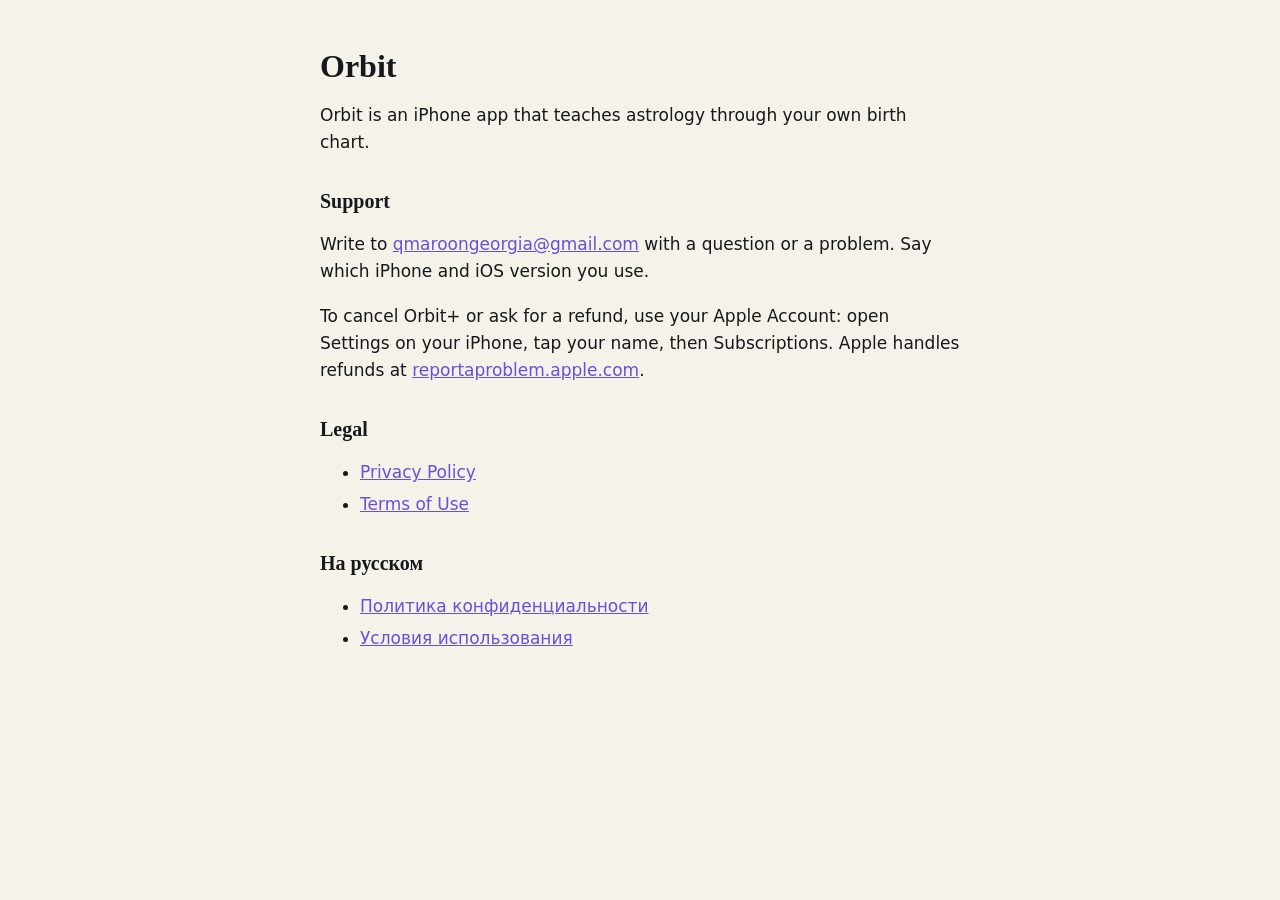
<file: index.html>
<!doctype html>
<html lang="en">
<head>
<meta charset="utf-8">
<meta name="viewport" content="width=device-width, initial-scale=1">
<title>Orbit: support and legal</title>
<link rel="stylesheet" href="style.css">
</head>
<body>
<main>
<h1>Orbit</h1>
<p>Orbit is an iPhone app that teaches astrology through your own birth chart.</p>
<h2>Support</h2>
<p>Write to <a href="mailto:qmaroongeorgia@gmail.com">qmaroongeorgia@gmail.com</a> with a question or a problem. Say which iPhone and iOS version you use.</p>
<p>To cancel Orbit+ or ask for a refund, use your Apple Account: open Settings on your iPhone, tap your name, then Subscriptions. Apple handles refunds at <a href="https://reportaproblem.apple.com">reportaproblem.apple.com</a>.</p>
<h2>Legal</h2>
<ul>
<li><a href="privacy.html">Privacy Policy</a></li>
<li><a href="terms.html">Terms of Use</a></li>
</ul>
<h2>На русском</h2>
<ul>
<li><a href="ru/privacy.html">Политика конфиденциальности</a></li>
<li><a href="ru/terms.html">Условия использования</a></li>
</ul>
</main>
</body>
</html>
</file>
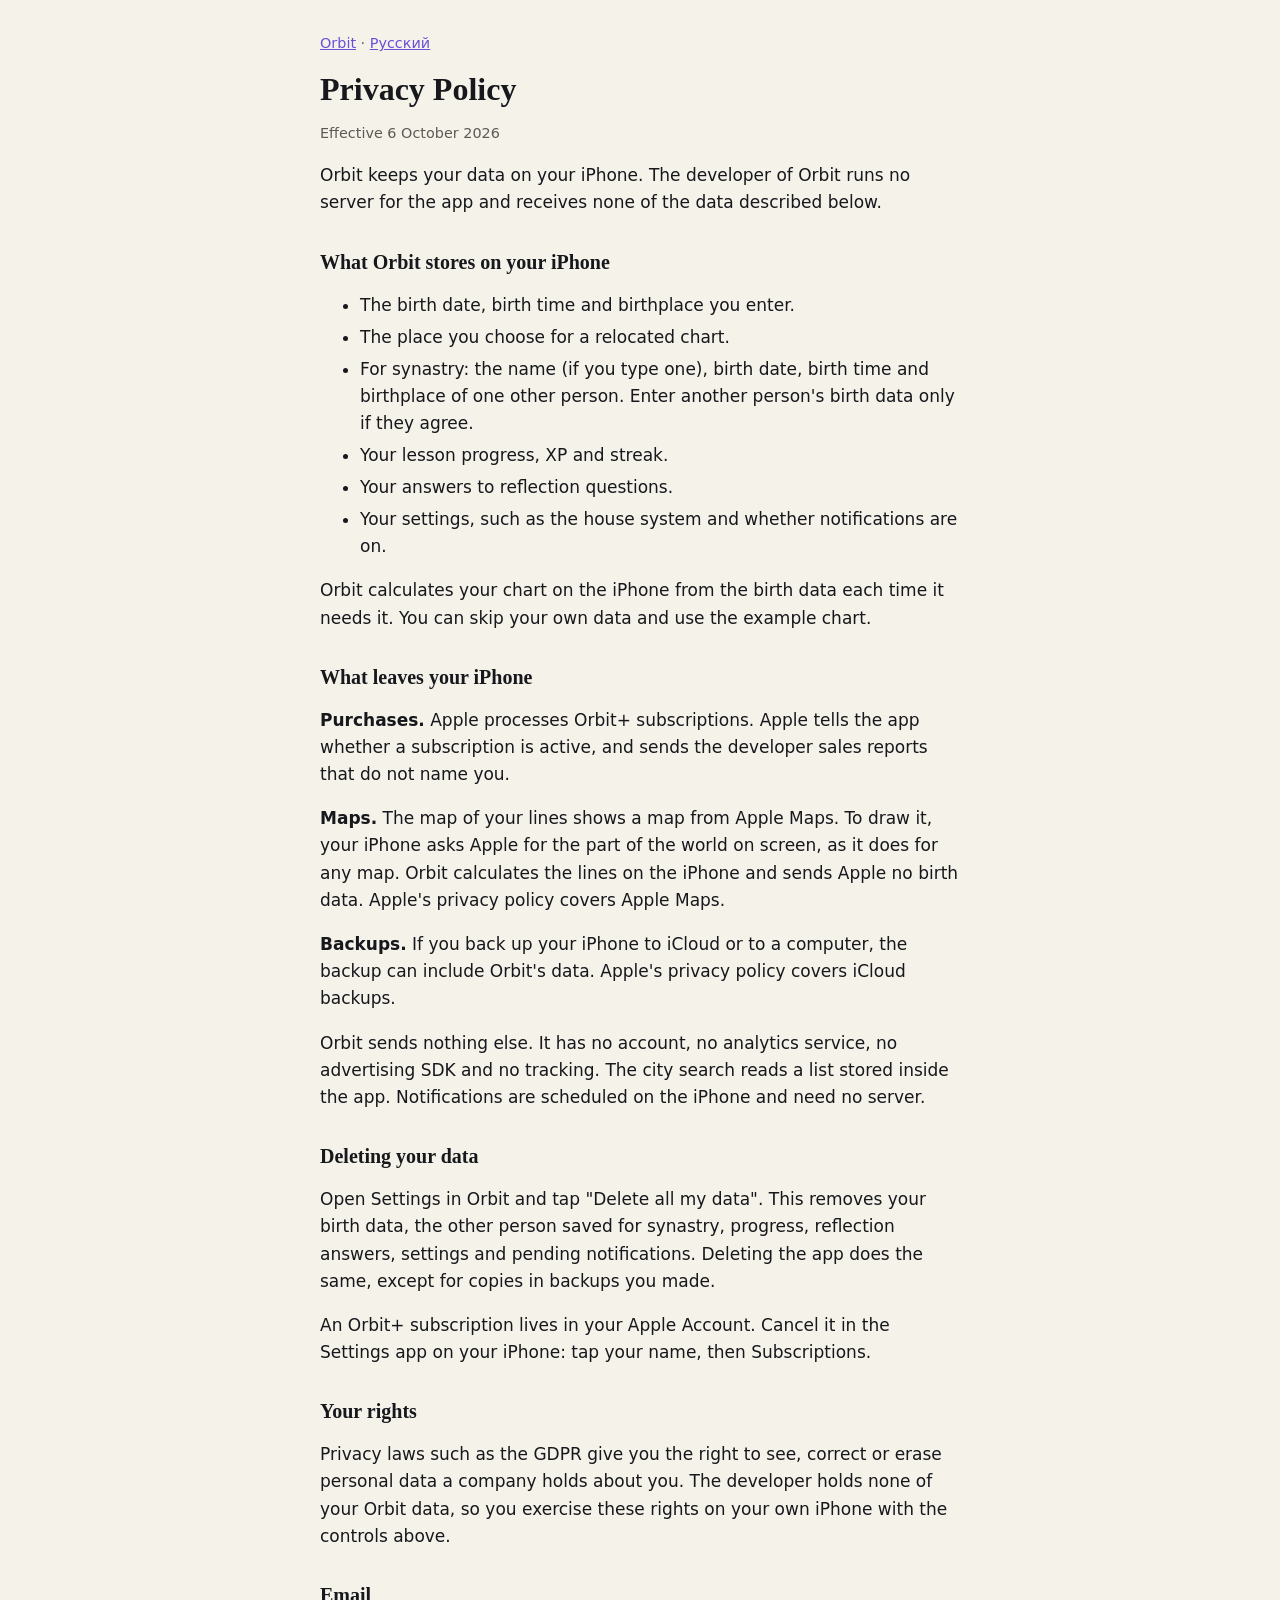
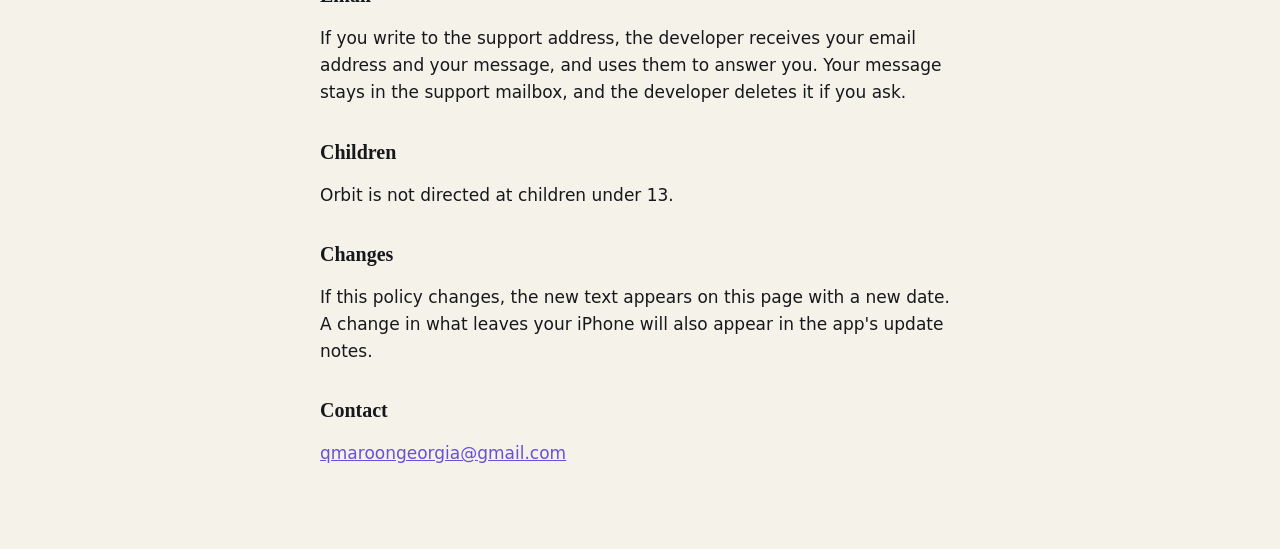
<file: privacy.html>
<!doctype html>
<html lang="en">
<head>
<meta charset="utf-8">
<meta name="viewport" content="width=device-width, initial-scale=1">
<title>Orbit Privacy Policy</title>
<link rel="stylesheet" href="style.css">
</head>
<body>
<main>
<nav><a href="index.html">Orbit</a> · <a href="ru/privacy.html">Русский</a></nav>
<h1>Privacy Policy</h1>
<p class="date">Effective 6 October 2026</p>
<p>Orbit keeps your data on your iPhone. The developer of Orbit runs no server for the app and receives none of the data described below.</p>

<h2>What Orbit stores on your iPhone</h2>
<ul>
<li>The birth date, birth time and birthplace you enter.</li>
<li>The place you choose for a relocated chart.</li>
<li>For synastry: the name (if you type one), birth date, birth time and birthplace of one other person. Enter another person's birth data only if they agree.</li>
<li>Your lesson progress, XP and streak.</li>
<li>Your answers to reflection questions.</li>
<li>Your settings, such as the house system and whether notifications are on.</li>
</ul>
<p>Orbit calculates your chart on the iPhone from the birth data each time it needs it. You can skip your own data and use the example chart.</p>

<h2>What leaves your iPhone</h2>
<p><strong>Purchases.</strong> Apple processes Orbit+ subscriptions. Apple tells the app whether a subscription is active, and sends the developer sales reports that do not name you.</p>
<p><strong>Maps.</strong> The map of your lines shows a map from Apple Maps. To draw it, your iPhone asks Apple for the part of the world on screen, as it does for any map. Orbit calculates the lines on the iPhone and sends Apple no birth data. Apple's privacy policy covers Apple Maps.</p>
<p><strong>Backups.</strong> If you back up your iPhone to iCloud or to a computer, the backup can include Orbit's data. Apple's privacy policy covers iCloud backups.</p>
<p>Orbit sends nothing else. It has no account, no analytics service, no advertising SDK and no tracking. The city search reads a list stored inside the app. Notifications are scheduled on the iPhone and need no server.</p>

<h2>Deleting your data</h2>
<p>Open Settings in Orbit and tap "Delete all my data". This removes your birth data, the other person saved for synastry, progress, reflection answers, settings and pending notifications. Deleting the app does the same, except for copies in backups you made.</p>
<p>An Orbit+ subscription lives in your Apple Account. Cancel it in the Settings app on your iPhone: tap your name, then Subscriptions.</p>

<h2>Your rights</h2>
<p>Privacy laws such as the GDPR give you the right to see, correct or erase personal data a company holds about you. The developer holds none of your Orbit data, so you exercise these rights on your own iPhone with the controls above.</p>

<h2>Email</h2>
<p>If you write to the support address, the developer receives your email address and your message, and uses them to answer you. Your message stays in the support mailbox, and the developer deletes it if you ask.</p>

<h2>Children</h2>
<p>Orbit is not directed at children under 13.</p>

<h2>Changes</h2>
<p>If this policy changes, the new text appears on this page with a new date. A change in what leaves your iPhone will also appear in the app's update notes.</p>

<h2>Contact</h2>
<p><a href="mailto:qmaroongeorgia@gmail.com">qmaroongeorgia@gmail.com</a></p>
</main>
</body>
</html>
</file>
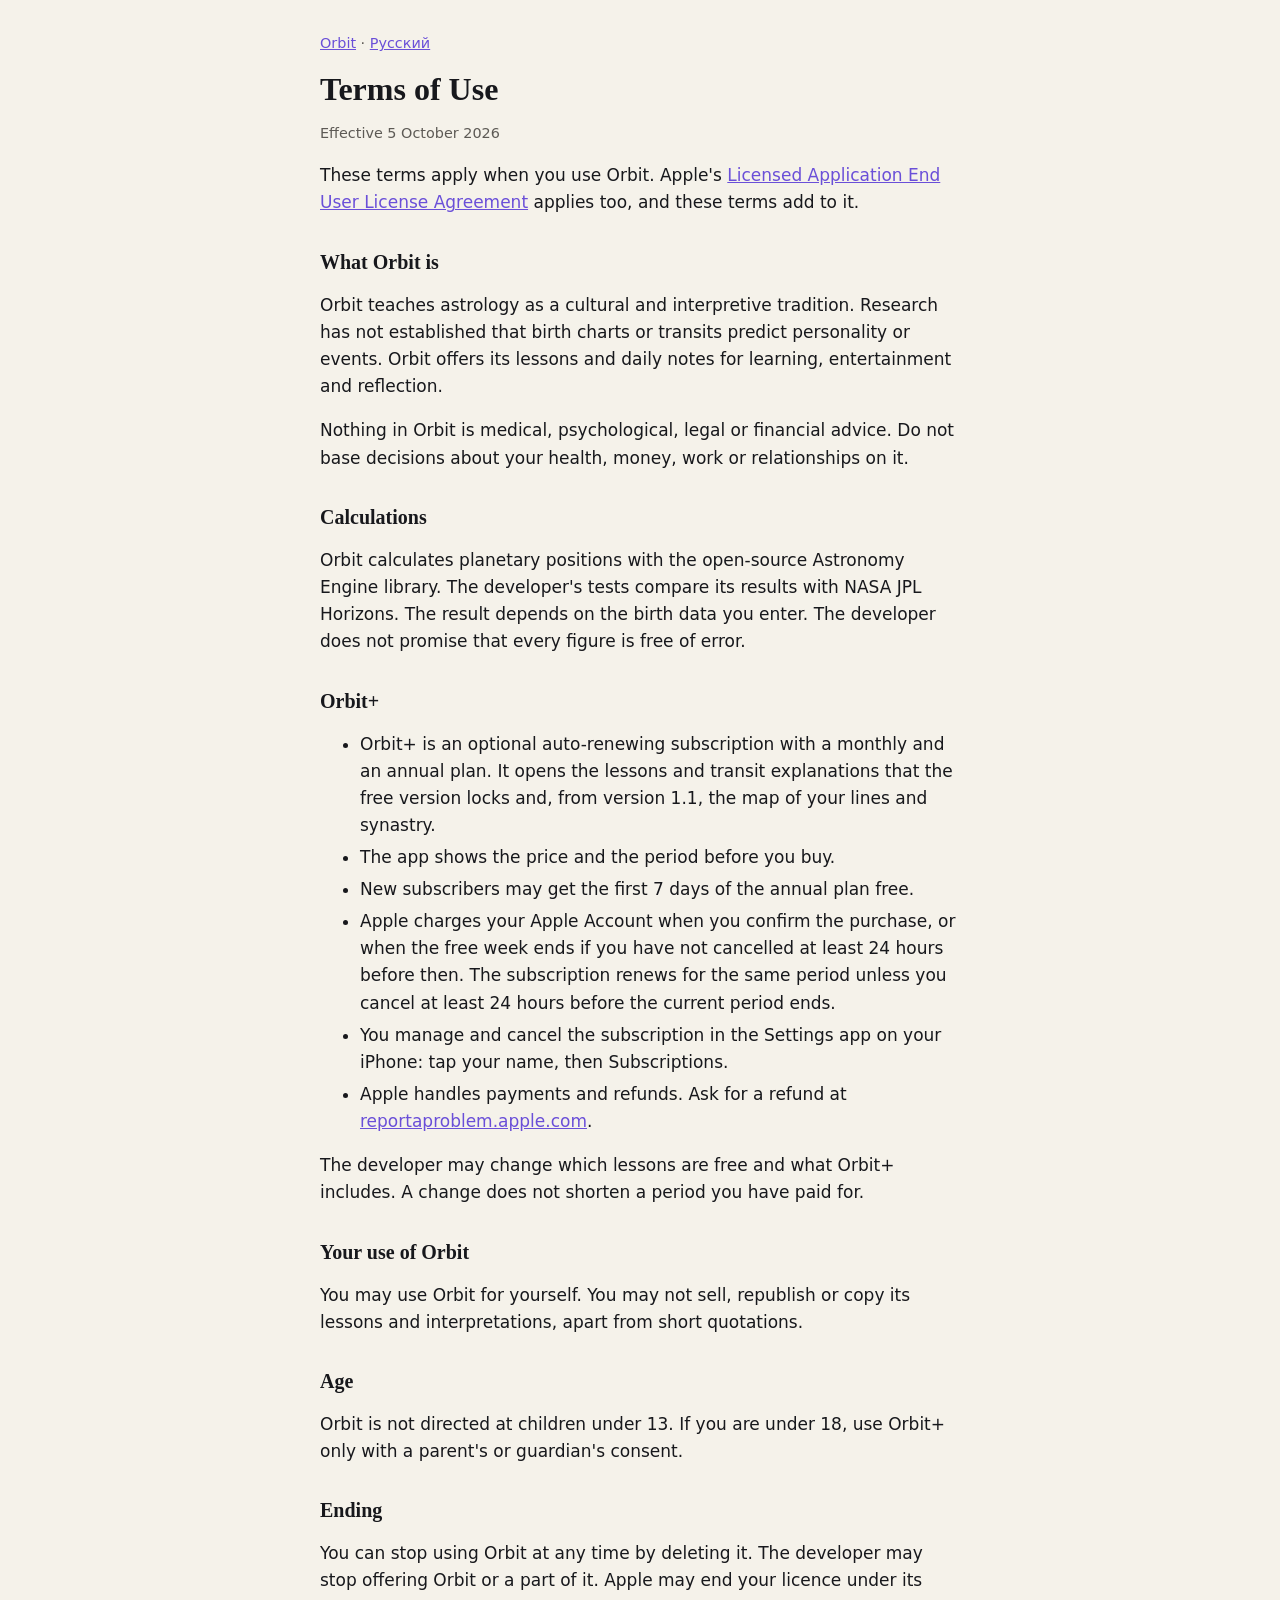
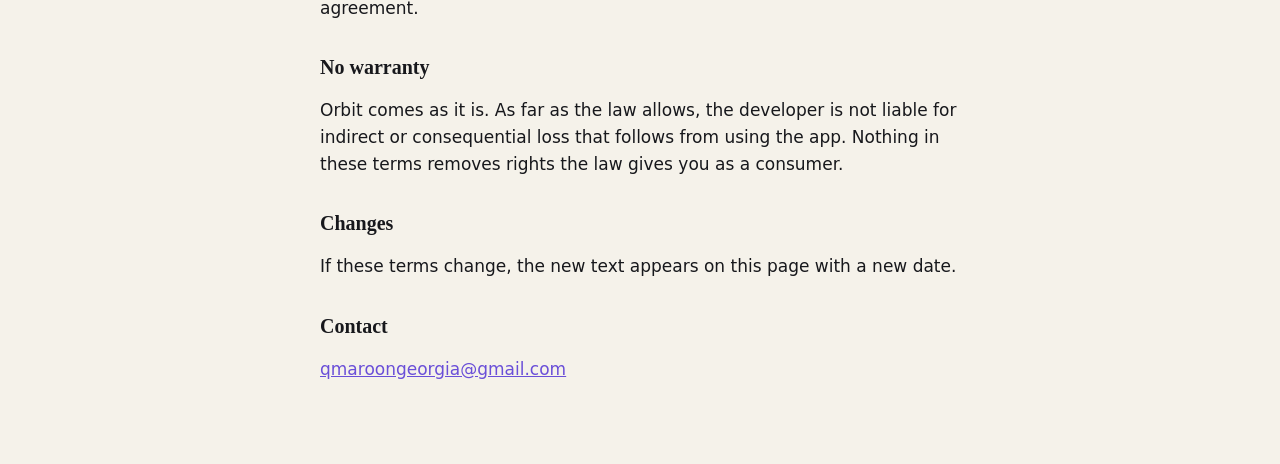
<file: terms.html>
<!doctype html>
<html lang="en">
<head>
<meta charset="utf-8">
<meta name="viewport" content="width=device-width, initial-scale=1">
<title>Orbit Terms of Use</title>
<link rel="stylesheet" href="style.css">
</head>
<body>
<main>
<nav><a href="index.html">Orbit</a> · <a href="ru/terms.html">Русский</a></nav>
<h1>Terms of Use</h1>
<p class="date">Effective 5 October 2026</p>
<p>These terms apply when you use Orbit. Apple's <a href="https://www.apple.com/legal/internet-services/itunes/dev/stdeula/">Licensed Application End User License Agreement</a> applies too, and these terms add to it.</p>

<h2>What Orbit is</h2>
<p>Orbit teaches astrology as a cultural and interpretive tradition. Research has not established that birth charts or transits predict personality or events. Orbit offers its lessons and daily notes for learning, entertainment and reflection.</p>
<p>Nothing in Orbit is medical, psychological, legal or financial advice. Do not base decisions about your health, money, work or relationships on it.</p>

<h2>Calculations</h2>
<p>Orbit calculates planetary positions with the open-source Astronomy Engine library. The developer's tests compare its results with NASA JPL Horizons. The result depends on the birth data you enter. The developer does not promise that every figure is free of error.</p>

<h2>Orbit+</h2>
<ul>
<li>Orbit+ is an optional auto-renewing subscription with a monthly and an annual plan. It opens the lessons and transit explanations that the free version locks and, from version 1.1, the map of your lines and synastry.</li>
<li>The app shows the price and the period before you buy.</li>
<li>New subscribers may get the first 7 days of the annual plan free.</li>
<li>Apple charges your Apple Account when you confirm the purchase, or when the free week ends if you have not cancelled at least 24 hours before then. The subscription renews for the same period unless you cancel at least 24 hours before the current period ends.</li>
<li>You manage and cancel the subscription in the Settings app on your iPhone: tap your name, then Subscriptions.</li>
<li>Apple handles payments and refunds. Ask for a refund at <a href="https://reportaproblem.apple.com">reportaproblem.apple.com</a>.</li>
</ul>
<p>The developer may change which lessons are free and what Orbit+ includes. A change does not shorten a period you have paid for.</p>

<h2>Your use of Orbit</h2>
<p>You may use Orbit for yourself. You may not sell, republish or copy its lessons and interpretations, apart from short quotations.</p>

<h2>Age</h2>
<p>Orbit is not directed at children under 13. If you are under 18, use Orbit+ only with a parent's or guardian's consent.</p>

<h2>Ending</h2>
<p>You can stop using Orbit at any time by deleting it. The developer may stop offering Orbit or a part of it. Apple may end your licence under its agreement.</p>

<h2>No warranty</h2>
<p>Orbit comes as it is. As far as the law allows, the developer is not liable for indirect or consequential loss that follows from using the app. Nothing in these terms removes rights the law gives you as a consumer.</p>

<h2>Changes</h2>
<p>If these terms change, the new text appears on this page with a new date.</p>

<h2>Contact</h2>
<p><a href="mailto:qmaroongeorgia@gmail.com">qmaroongeorgia@gmail.com</a></p>
</main>
</body>
</html>
</file>
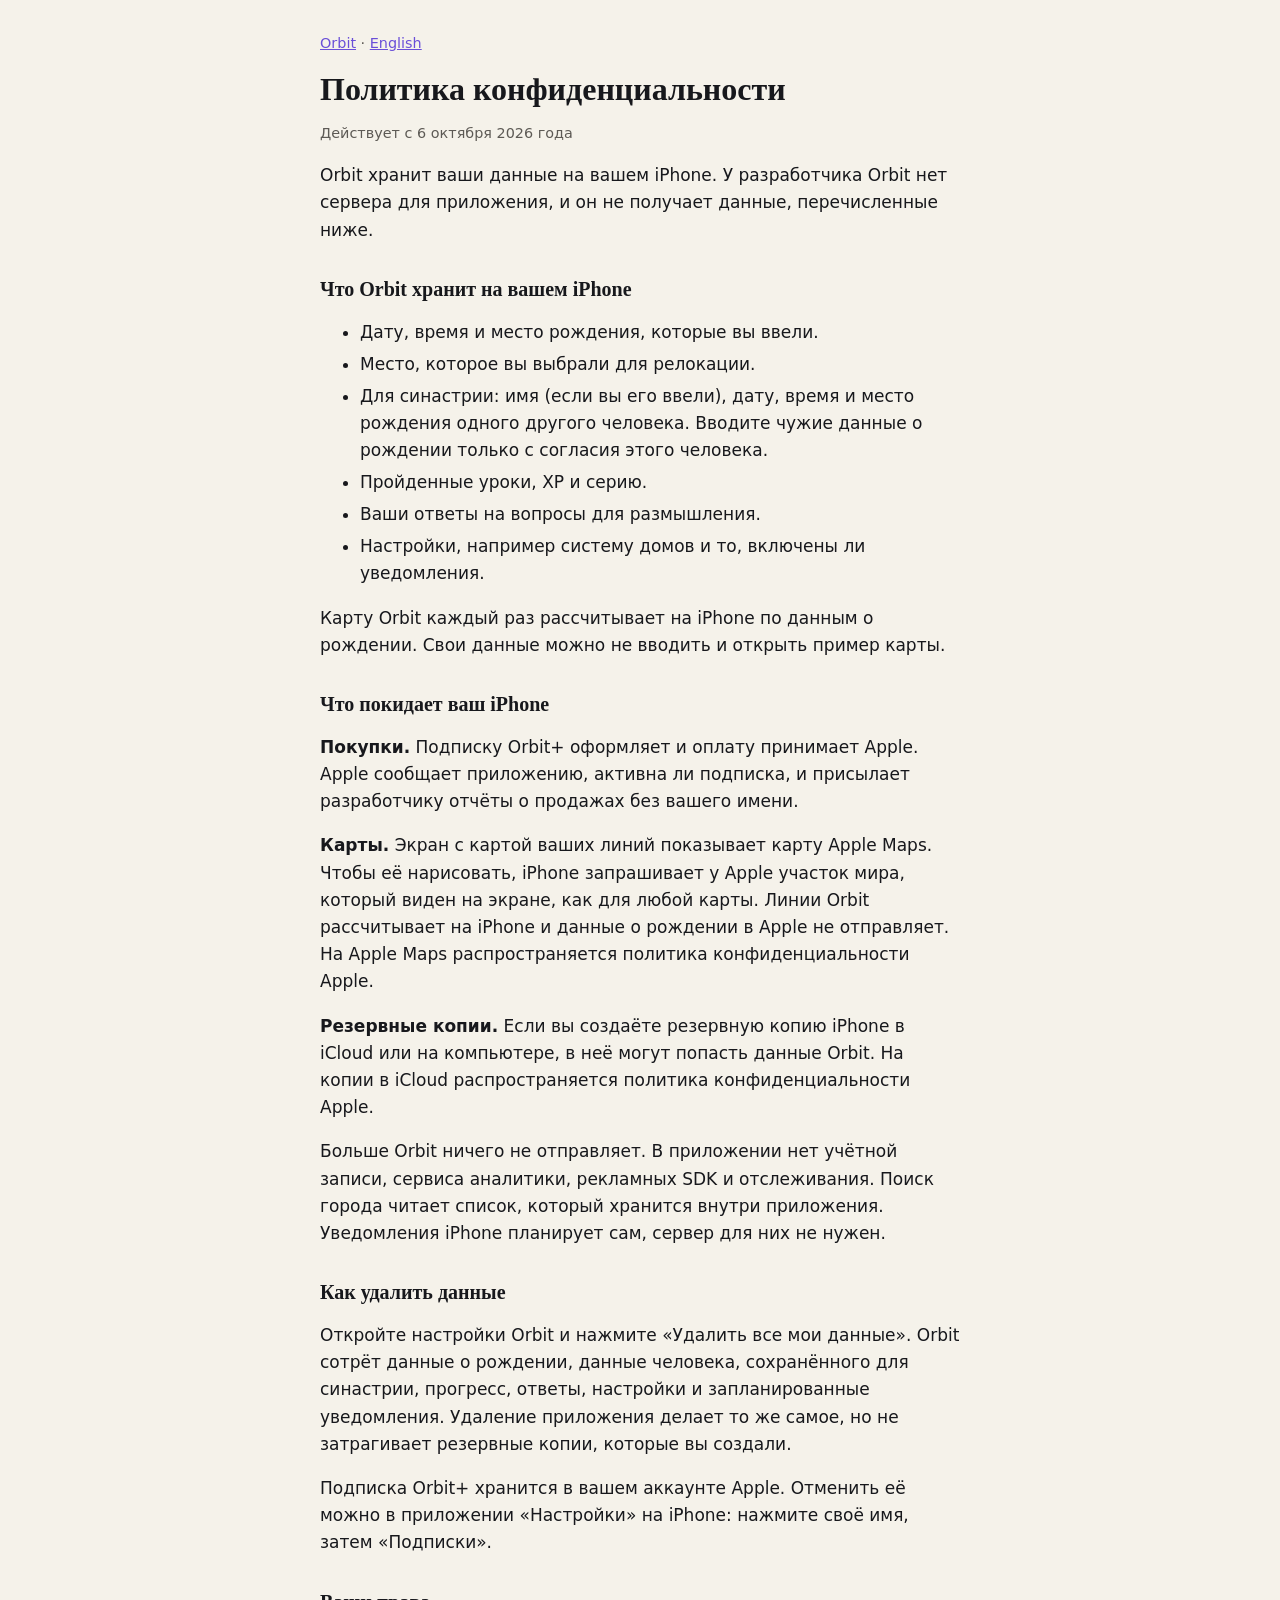
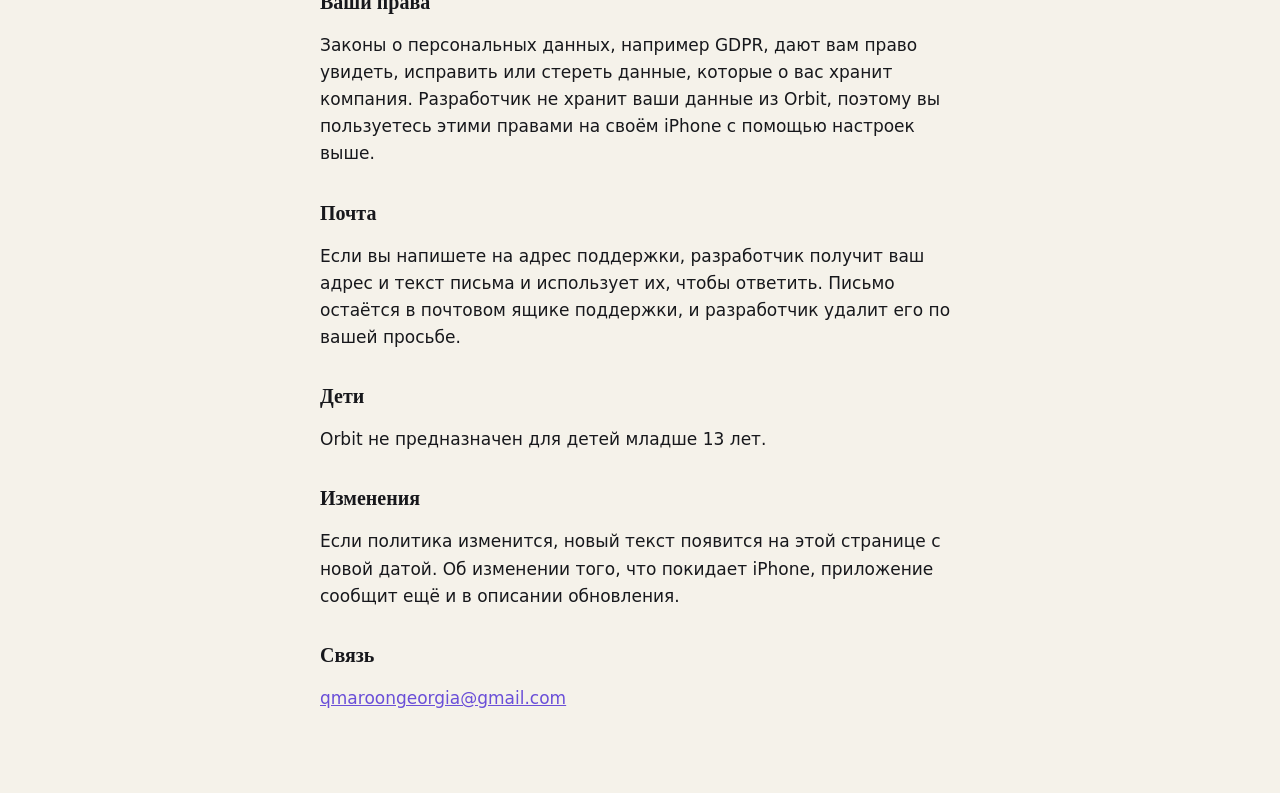
<file: ru/privacy.html>
<!doctype html>
<html lang="ru">
<head>
<meta charset="utf-8">
<meta name="viewport" content="width=device-width, initial-scale=1">
<title>Orbit: политика конфиденциальности</title>
<link rel="stylesheet" href="../style.css">
</head>
<body>
<main>
<nav><a href="../index.html">Orbit</a> · <a href="../privacy.html">English</a></nav>
<h1>Политика конфиденциальности</h1>
<p class="date">Действует с 6 октября 2026 года</p>
<p>Orbit хранит ваши данные на вашем iPhone. У разработчика Orbit нет сервера для приложения, и он не получает данные, перечисленные ниже.</p>

<h2>Что Orbit хранит на вашем iPhone</h2>
<ul>
<li>Дату, время и место рождения, которые вы ввели.</li>
<li>Место, которое вы выбрали для релокации.</li>
<li>Для синастрии: имя (если вы его ввели), дату, время и место рождения одного другого человека. Вводите чужие данные о рождении только с согласия этого человека.</li>
<li>Пройденные уроки, XP и серию.</li>
<li>Ваши ответы на вопросы для размышления.</li>
<li>Настройки, например систему домов и то, включены ли уведомления.</li>
</ul>
<p>Карту Orbit каждый раз рассчитывает на iPhone по данным о рождении. Свои данные можно не вводить и открыть пример карты.</p>

<h2>Что покидает ваш iPhone</h2>
<p><strong>Покупки.</strong> Подписку Orbit+ оформляет и оплату принимает Apple. Apple сообщает приложению, активна ли подписка, и присылает разработчику отчёты о продажах без вашего имени.</p>
<p><strong>Карты.</strong> Экран с картой ваших линий показывает карту Apple Maps. Чтобы её нарисовать, iPhone запрашивает у Apple участок мира, который виден на экране, как для любой карты. Линии Orbit рассчитывает на iPhone и данные о рождении в Apple не отправляет. На Apple Maps распространяется политика конфиденциальности Apple.</p>
<p><strong>Резервные копии.</strong> Если вы создаёте резервную копию iPhone в iCloud или на компьютере, в неё могут попасть данные Orbit. На копии в iCloud распространяется политика конфиденциальности Apple.</p>
<p>Больше Orbit ничего не отправляет. В приложении нет учётной записи, сервиса аналитики, рекламных SDK и отслеживания. Поиск города читает список, который хранится внутри приложения. Уведомления iPhone планирует сам, сервер для них не нужен.</p>

<h2>Как удалить данные</h2>
<p>Откройте настройки Orbit и нажмите «Удалить все мои данные». Orbit сотрёт данные о рождении, данные человека, сохранённого для синастрии, прогресс, ответы, настройки и запланированные уведомления. Удаление приложения делает то же самое, но не затрагивает резервные копии, которые вы создали.</p>
<p>Подписка Orbit+ хранится в вашем аккаунте Apple. Отменить её можно в приложении «Настройки» на iPhone: нажмите своё имя, затем «Подписки».</p>

<h2>Ваши права</h2>
<p>Законы о персональных данных, например GDPR, дают вам право увидеть, исправить или стереть данные, которые о вас хранит компания. Разработчик не хранит ваши данные из Orbit, поэтому вы пользуетесь этими правами на своём iPhone с помощью настроек выше.</p>

<h2>Почта</h2>
<p>Если вы напишете на адрес поддержки, разработчик получит ваш адрес и текст письма и использует их, чтобы ответить. Письмо остаётся в почтовом ящике поддержки, и разработчик удалит его по вашей просьбе.</p>

<h2>Дети</h2>
<p>Orbit не предназначен для детей младше 13 лет.</p>

<h2>Изменения</h2>
<p>Если политика изменится, новый текст появится на этой странице с новой датой. Об изменении того, что покидает iPhone, приложение сообщит ещё и в описании обновления.</p>

<h2>Связь</h2>
<p><a href="mailto:qmaroongeorgia@gmail.com">qmaroongeorgia@gmail.com</a></p>
</main>
</body>
</html>
</file>
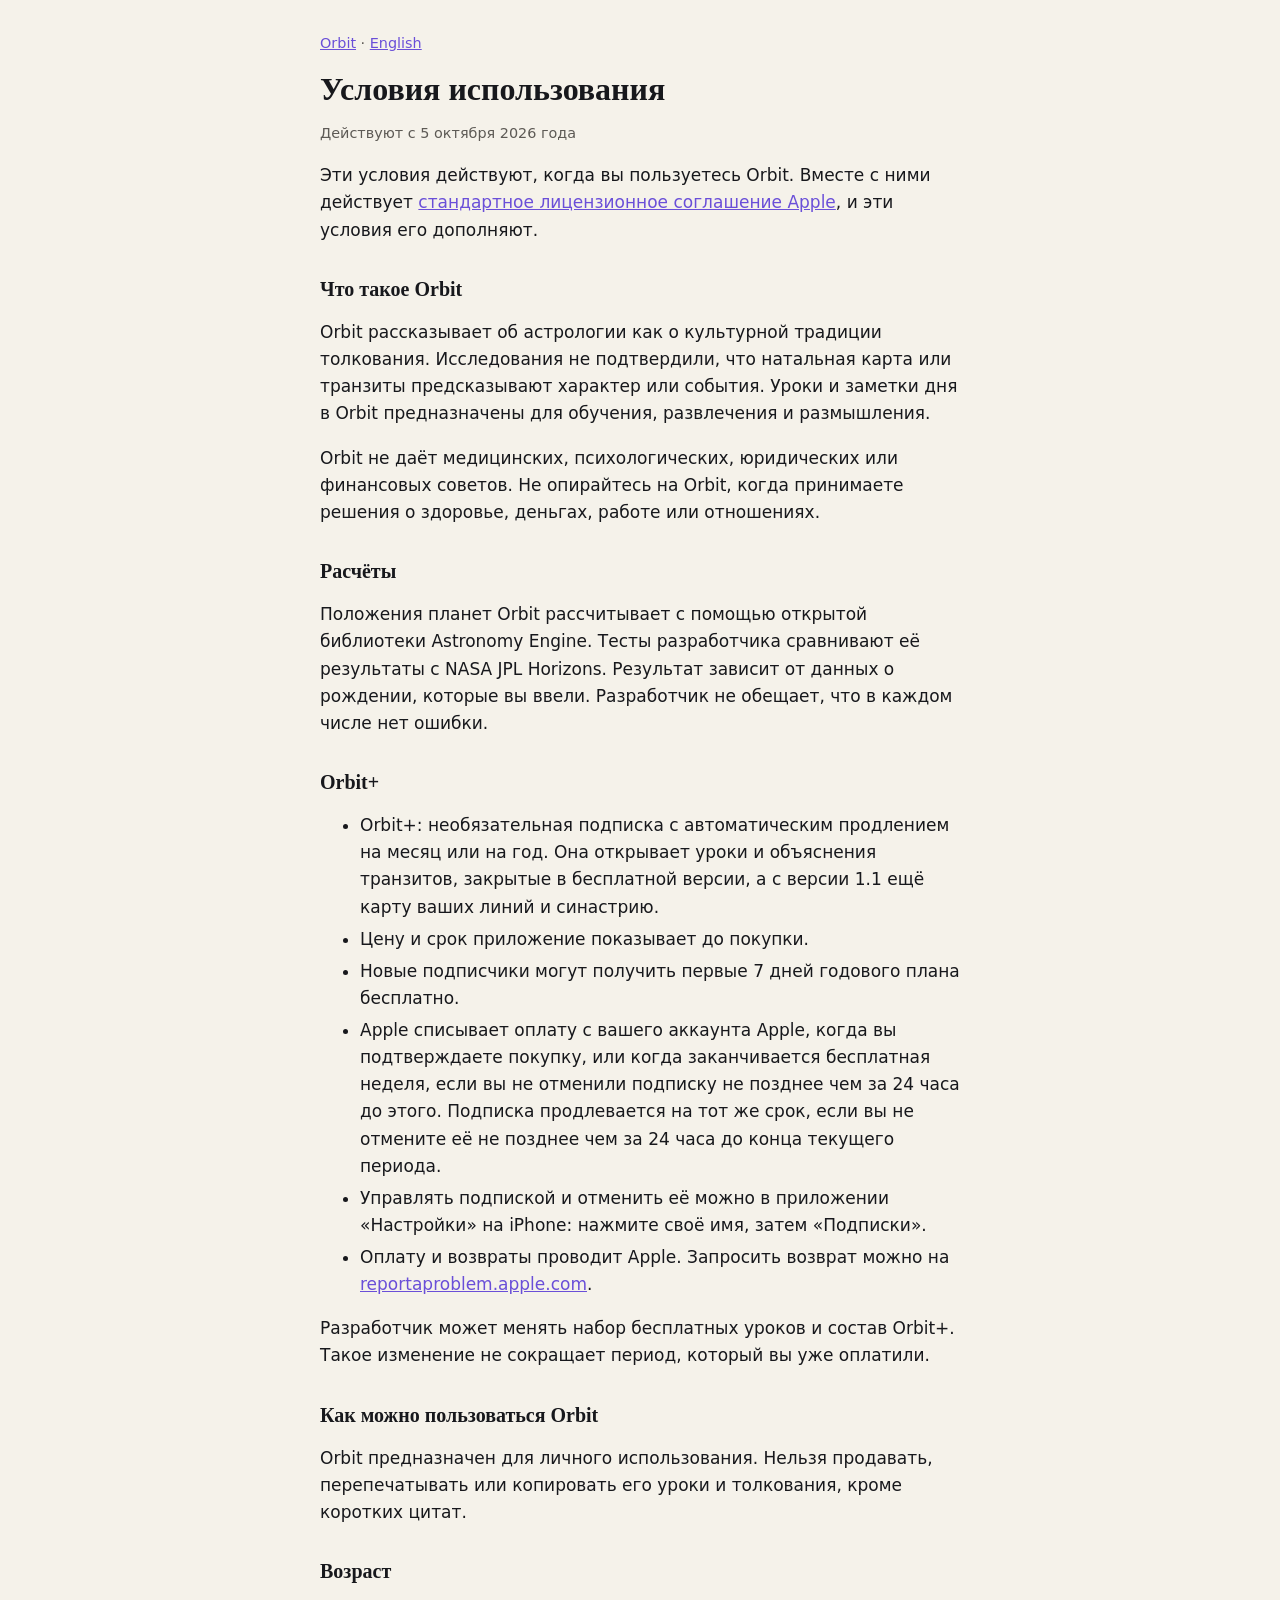
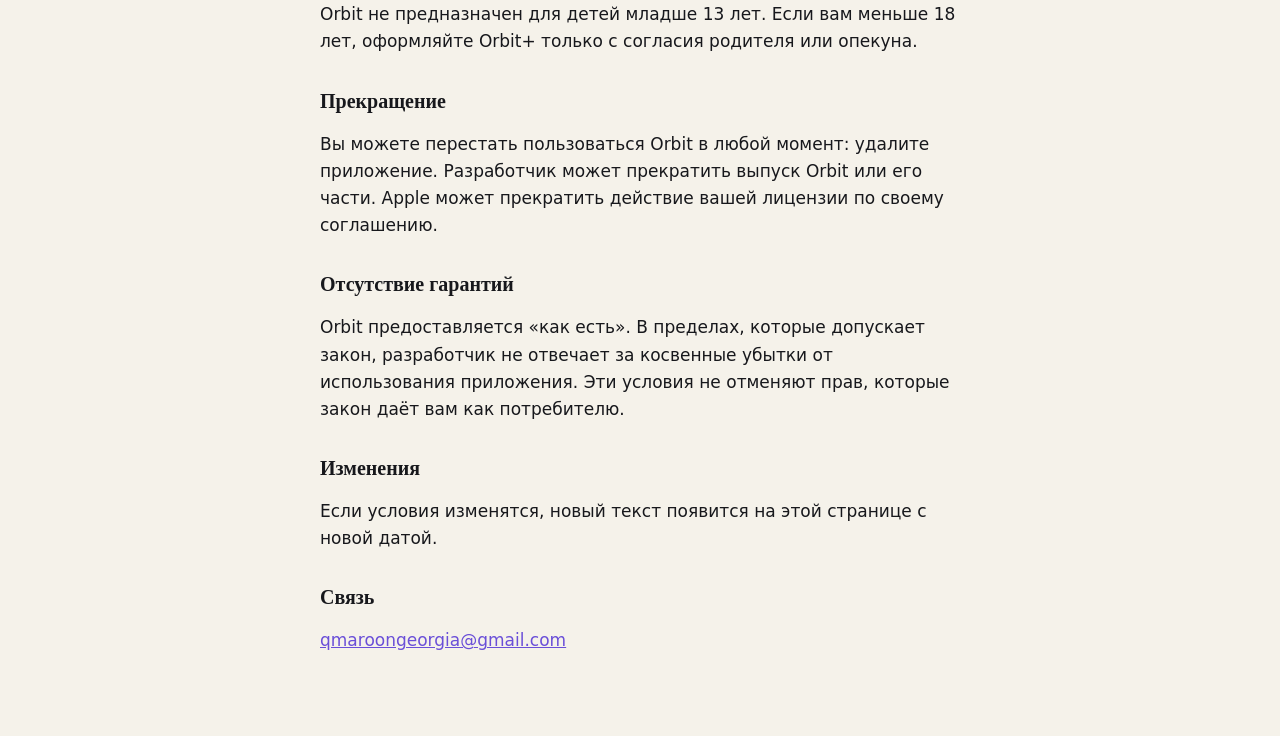
<file: ru/terms.html>
<!doctype html>
<html lang="ru">
<head>
<meta charset="utf-8">
<meta name="viewport" content="width=device-width, initial-scale=1">
<title>Orbit: условия использования</title>
<link rel="stylesheet" href="../style.css">
</head>
<body>
<main>
<nav><a href="../index.html">Orbit</a> · <a href="../terms.html">English</a></nav>
<h1>Условия использования</h1>
<p class="date">Действуют с 5 октября 2026 года</p>
<p>Эти условия действуют, когда вы пользуетесь Orbit. Вместе с ними действует <a href="https://www.apple.com/legal/internet-services/itunes/dev/stdeula/">стандартное лицензионное соглашение Apple</a>, и эти условия его дополняют.</p>

<h2>Что такое Orbit</h2>
<p>Orbit рассказывает об астрологии как о культурной традиции толкования. Исследования не подтвердили, что натальная карта или транзиты предсказывают характер или события. Уроки и заметки дня в Orbit предназначены для обучения, развлечения и размышления.</p>
<p>Orbit не даёт медицинских, психологических, юридических или финансовых советов. Не опирайтесь на Orbit, когда принимаете решения о здоровье, деньгах, работе или отношениях.</p>

<h2>Расчёты</h2>
<p>Положения планет Orbit рассчитывает с помощью открытой библиотеки Astronomy Engine. Тесты разработчика сравнивают её результаты с NASA JPL Horizons. Результат зависит от данных о рождении, которые вы ввели. Разработчик не обещает, что в каждом числе нет ошибки.</p>

<h2>Orbit+</h2>
<ul>
<li>Orbit+: необязательная подписка с автоматическим продлением на месяц или на год. Она открывает уроки и объяснения транзитов, закрытые в бесплатной версии, а с версии 1.1 ещё карту ваших линий и синастрию.</li>
<li>Цену и срок приложение показывает до покупки.</li>
<li>Новые подписчики могут получить первые 7 дней годового плана бесплатно.</li>
<li>Apple списывает оплату с вашего аккаунта Apple, когда вы подтверждаете покупку, или когда заканчивается бесплатная неделя, если вы не отменили подписку не позднее чем за 24 часа до этого. Подписка продлевается на тот же срок, если вы не отмените её не позднее чем за 24 часа до конца текущего периода.</li>
<li>Управлять подпиской и отменить её можно в приложении «Настройки» на iPhone: нажмите своё имя, затем «Подписки».</li>
<li>Оплату и возвраты проводит Apple. Запросить возврат можно на <a href="https://reportaproblem.apple.com">reportaproblem.apple.com</a>.</li>
</ul>
<p>Разработчик может менять набор бесплатных уроков и состав Orbit+. Такое изменение не сокращает период, который вы уже оплатили.</p>

<h2>Как можно пользоваться Orbit</h2>
<p>Orbit предназначен для личного использования. Нельзя продавать, перепечатывать или копировать его уроки и толкования, кроме коротких цитат.</p>

<h2>Возраст</h2>
<p>Orbit не предназначен для детей младше 13 лет. Если вам меньше 18 лет, оформляйте Orbit+ только с согласия родителя или опекуна.</p>

<h2>Прекращение</h2>
<p>Вы можете перестать пользоваться Orbit в любой момент: удалите приложение. Разработчик может прекратить выпуск Orbit или его части. Apple может прекратить действие вашей лицензии по своему соглашению.</p>

<h2>Отсутствие гарантий</h2>
<p>Orbit предоставляется «как есть». В пределах, которые допускает закон, разработчик не отвечает за косвенные убытки от использования приложения. Эти условия не отменяют прав, которые закон даёт вам как потребителю.</p>

<h2>Изменения</h2>
<p>Если условия изменятся, новый текст появится на этой странице с новой датой.</p>

<h2>Связь</h2>
<p><a href="mailto:qmaroongeorgia@gmail.com">qmaroongeorgia@gmail.com</a></p>
</main>
</body>
</html>
</file>
<file: style.css>
:root { color-scheme: light dark; --bg: #f5f2ea; --ink: #17181c; --muted: #5d5a55; --link: #6a4fd8; }
@media (prefers-color-scheme: dark) { :root { --bg: #17181c; --ink: #f5f2ea; --muted: #a9a59c; --link: #b096ff; } }
body { margin: 0; background: var(--bg); color: var(--ink); font: 17px/1.6 -apple-system, system-ui, sans-serif; }
main { max-width: 40rem; margin: 0 auto; padding: 2rem 1rem 4rem; }
h1 { font: 700 2rem/1.15 "New York", Georgia, serif; margin: 1rem 0 0.25rem; }
h2 { font: 700 1.25rem/1.3 "New York", Georgia, serif; margin: 2rem 0 0.5rem; }
.date, nav { color: var(--muted); font-size: 0.9rem; }
a { color: var(--link); }
li { margin: 0.3rem 0; }
</file>
